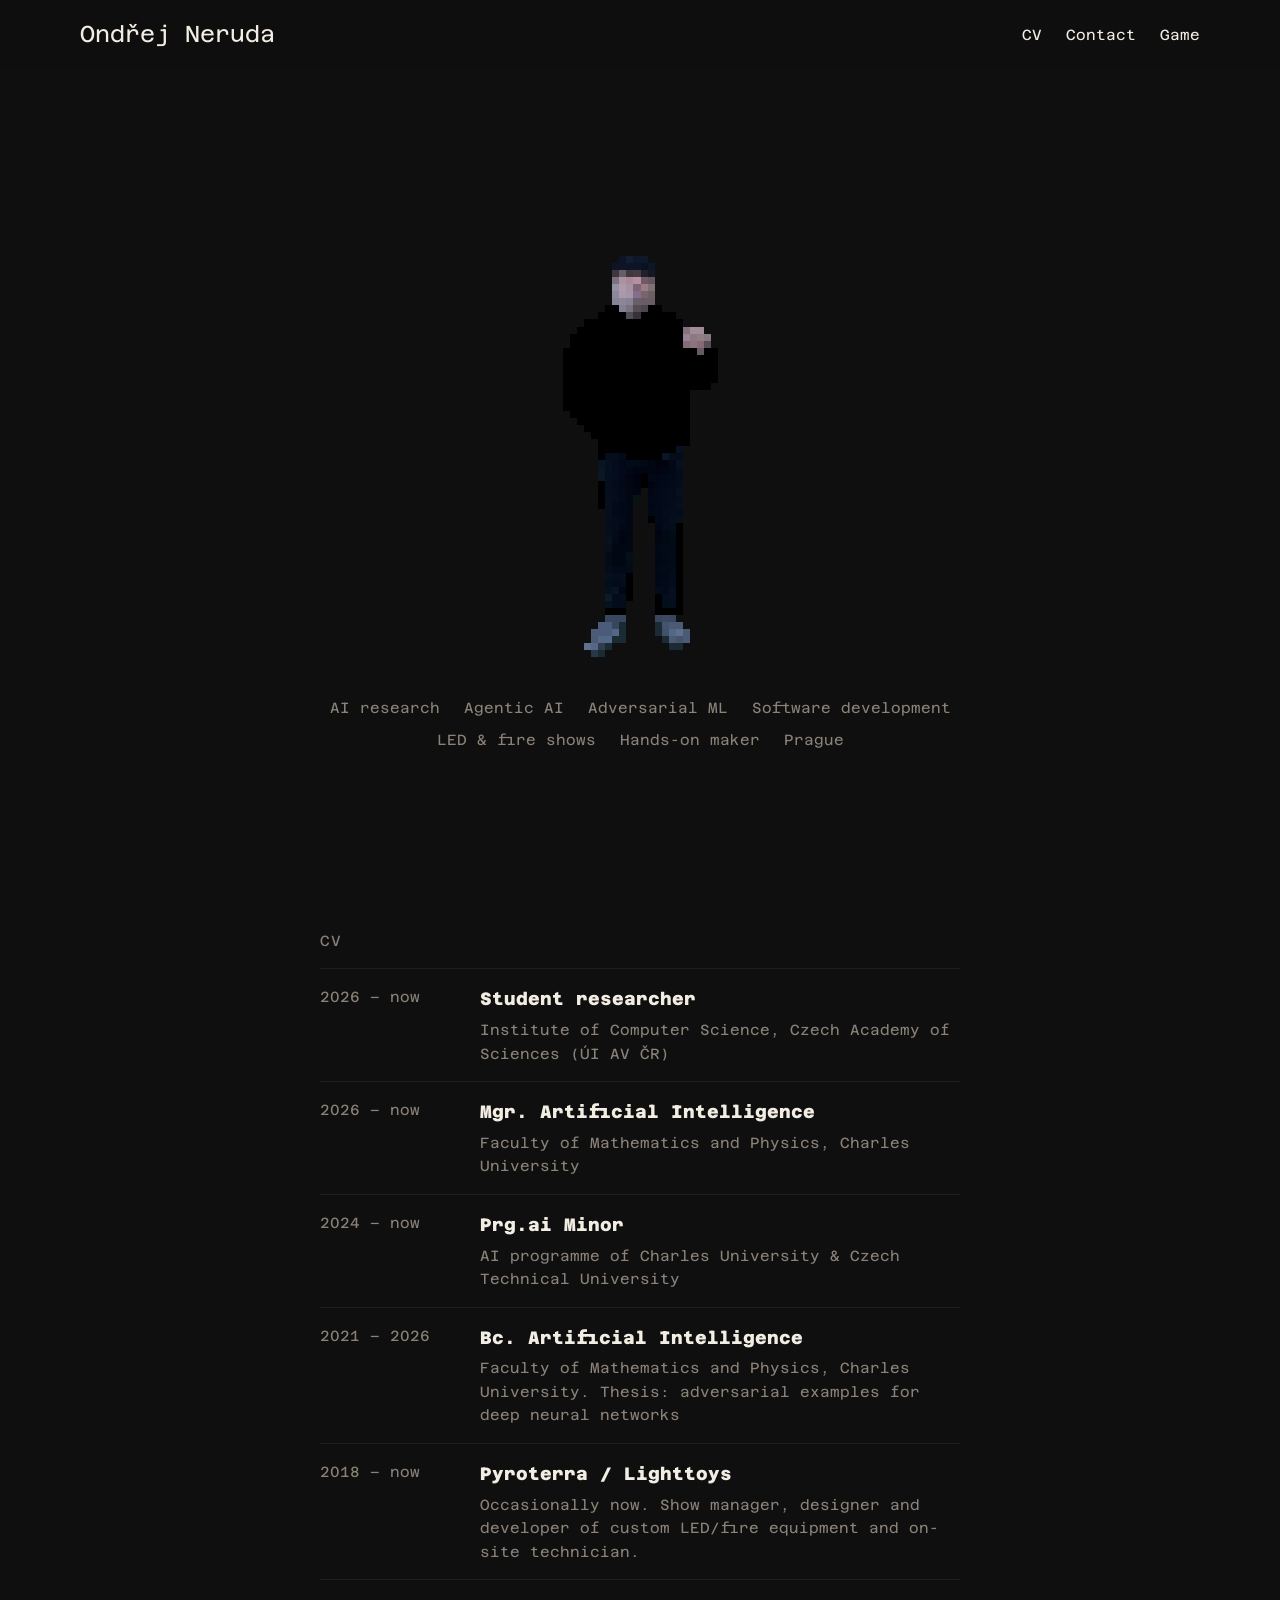
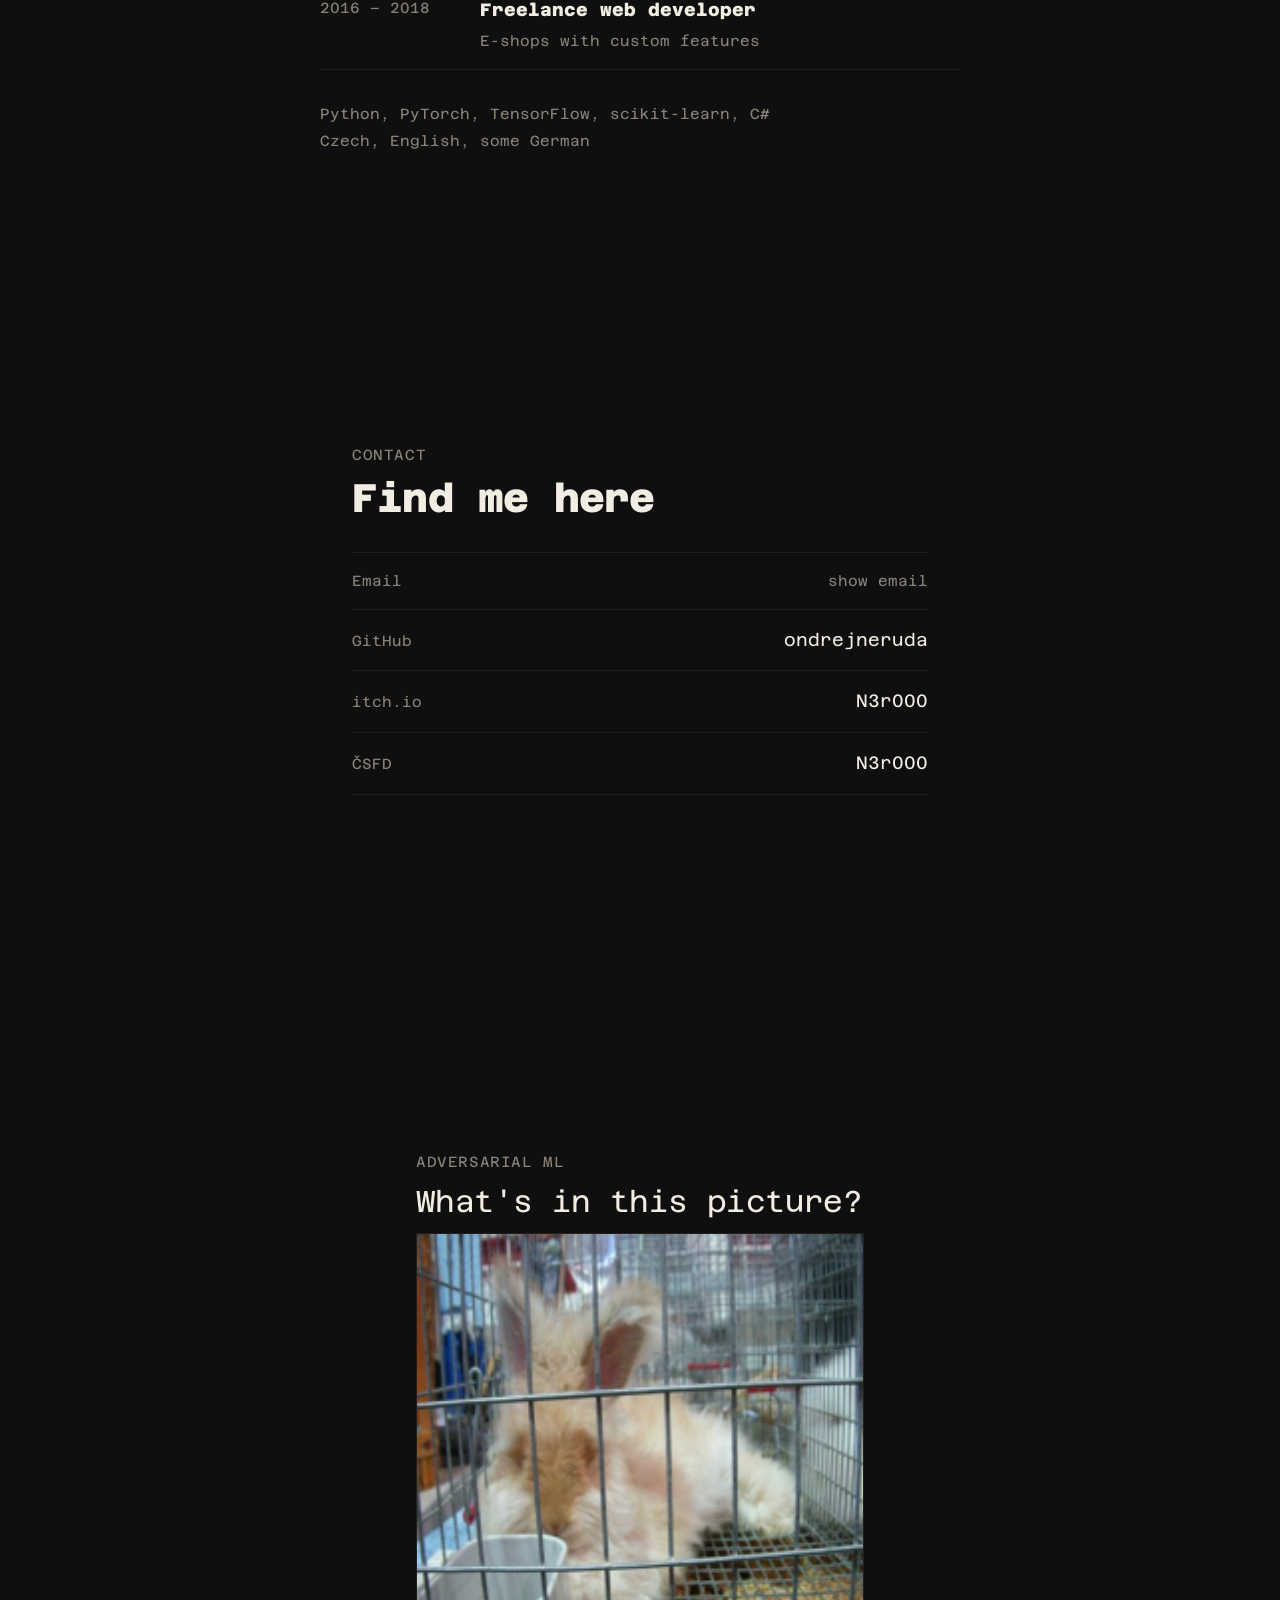
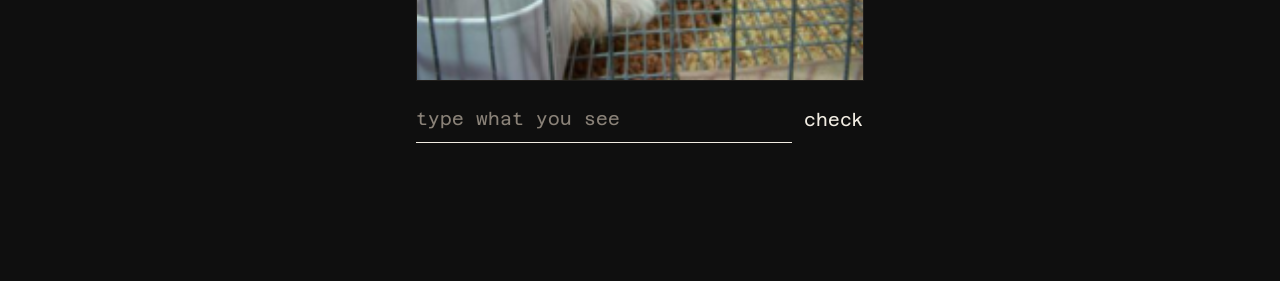
<file: index.html>
<!doctype html>
<html lang="en">
<head>
  <meta charset="utf-8">
  <meta name="viewport" content="width=device-width, initial-scale=1">
  <title>Ondřej Neruda</title>
  <meta name="description" content="Ondřej Neruda: AI research, agentic and adversarial AI, software development, LED & fire shows, hands-on making. Prague.">
  <!-- Link preview when the site is shared (Open Graph / social cards).
       The image is rendered from tools/og-image.html by tools/make-og-image.sh. -->
  <meta property="og:type" content="website">
  <meta property="og:url" content="https://ondrejneruda.github.io/">
  <meta property="og:title" content="Ondřej Neruda">
  <meta property="og:description" content="AI research, agentic and adversarial AI, software development, LED & fire shows, hands-on making. Prague.">
  <meta property="og:image" content="https://ondrejneruda.github.io/assets/og-image.png">
  <meta property="og:image:width" content="1200">
  <meta property="og:image:height" content="630">
  <meta property="og:image:alt" content="Pixel-art figure of Ondřej Neruda next to his name and keywords">
  <meta name="twitter:card" content="summary_large_image">
  <link rel="icon" href="assets/favicon.svg" type="image/svg+xml">
  <link rel="preconnect" href="https://fonts.googleapis.com">
  <link rel="preconnect" href="https://fonts.gstatic.com" crossorigin>
  <link rel="stylesheet" href="https://fonts.googleapis.com/css2?family=Azeret+Mono:wght@400;800&display=swap">
  <link rel="stylesheet" href="assets/css/tokens.css?v=202610180010">
  <link rel="stylesheet" href="assets/css/base.css?v=202610180010">
  <link rel="stylesheet" href="assets/css/components.css?v=202610180010">
  <link rel="stylesheet" href="assets/css/fool-the-net.css?v=202610180010">
</head>
<body>

  <header class="site-header">
    <div class="wrap">
      <a class="brand" href="#top">Ondřej Neruda</a>
      <!-- Phones: the links fold into a dropdown opened by this button (menu.js) -->
      <button class="menu-toggle" type="button" aria-expanded="false" aria-controls="site-nav">Menu</button>
      <nav class="nav" id="site-nav" aria-label="Main">
        <!-- Work stays hidden until it has content; then remove `hidden` and set href -->
        <a href="#" hidden>Work</a>
        <a href="#cv">CV</a>
        <a href="#contact">Contact</a>
        <a href="#game">Game</a>
      </nav>
    </div>
  </header>

  <main>

  <!-- Landing: spinning figure and keywords -->
  <div class="stage" id="top">
    <div class="stage__figure">
      <!-- Drop your image at assets/img/hero.png; the placeholder shows until then. -->
      <img class="spinner" data-sprite3d src="assets/img/hero.png" alt="Ondřej Neruda"
           onerror="this.onerror=null; this.src='assets/img/placeholder.svg';">
    </div>
    <ul class="keywords" aria-label="What I do">
      <li>AI research</li>
      <li>Agentic AI</li>
      <li>Adversarial ML</li>
      <li>Software development</li>
      <li>LED &amp; fire shows</li>
      <li>Hands-on maker</li>
      <li>Prague</li>
    </ul>
  </div>

  <!-- CV: compact timeline (the earlier intro text is in git history, commit "About: Pyroterra wording") -->
  <div class="page" id="cv">
    <section class="about" aria-label="CV">
      <p class="label">CV</p>
      <ol class="timeline">
        <li>
          <span class="timeline__when">2026 – now</span>
          <div><p class="timeline__what">Student researcher</p><p class="timeline__where">Institute of Computer Science, Czech Academy of Sciences (ÚI AV ČR)</p></div>
        </li>
        <li>
          <span class="timeline__when">2026 – now</span>
          <div><p class="timeline__what">Mgr. Artificial Intelligence</p><p class="timeline__where">Faculty of Mathematics and Physics, Charles University</p></div>
        </li>
        <li>
          <span class="timeline__when">2024 – now</span>
          <div><p class="timeline__what">Prg.ai Minor</p><p class="timeline__where">AI programme of Charles University &amp; Czech Technical University</p></div>
        </li>
        <li>
          <span class="timeline__when">2021 – 2026</span>
          <div><p class="timeline__what">Bc. Artificial Intelligence</p><p class="timeline__where">Faculty of Mathematics and Physics, Charles University. Thesis: adversarial examples for deep neural networks</p></div>
        </li>
        <li>
          <span class="timeline__when">2018 – now</span>
          <div><p class="timeline__what">Pyroterra / Lighttoys</p><p class="timeline__where">Occasionally now. Show manager, designer and developer of custom LED/fire equipment and on-site technician.</p></div>
        </li>
        <li>
          <span class="timeline__when">2016 – 2018</span>
          <div><p class="timeline__what">Freelance web developer</p><p class="timeline__where">E-shops with custom features</p></div>
        </li>
      </ol>

      <ul class="about__facts">
        <li>Python, PyTorch, TensorFlow, scikit-learn, C#</li>
        <li>Czech, English, some German</li>
      </ul>
    </section>
  </div>

  <!-- Contact: one row per platform -->
  <div class="page" id="contact">
    <section class="contact" aria-labelledby="contact-title">
      <p class="label">Contact</p>
      <h2 class="contact__title" id="contact-title">Find me here</h2>
      <!-- One row per platform. To add one, copy a <li> and change the name and link. -->
      <ul class="contact__list">
        <li>
          <span class="contact__name">Email</span>
          <!-- The address is not written here in plain form, so spam bots scanning
               the page can't harvest it. contact.js decodes it when "show" is clicked. -->
          <span class="contact__value" data-email="moc.liamg#aduren.jerdno">
            <button class="contact__copy contact__reveal" type="button">show email</button>
          </span>
        </li>
        <li>
          <span class="contact__name">GitHub</span>
          <a class="contact__link" href="https://github.com/ondrejneruda" target="_blank" rel="noopener">ondrejneruda</a>
        </li>
        <li>
          <span class="contact__name">itch.io</span>
          <a class="contact__link" href="https://n3r000.itch.io" target="_blank" rel="noopener">N3r000</a>
        </li>
        <li>
          <span class="contact__name">ČSFD</span>
          <a class="contact__link" href="https://www.csfd.cz/uzivatel/1016516-n3r000/prehled/" target="_blank" rel="noopener">N3r000</a>
        </li>
      </ul>
    </section>
  </div>

  <!-- Game: one adversarial example from my thesis per visit -->
  <div class="page" id="game">
    <section class="game" id="fool-the-net" aria-labelledby="ftn-title">
      <p class="label">Adversarial ML</p>
      <div class="ftn" data-fool-the-net data-img-base="assets/img/adversarial/">
        <h2 class="ftn__title" id="ftn-title">What's in this picture?</h2>
        <div class="ftn__frame"><img class="ftn__img" alt="A photo. Type what you see in it." width="224" height="224" loading="lazy"></div>
        <form class="ftn__form" autocomplete="off">
          <input class="ftn__input" type="text" placeholder="type what you see" aria-label="What's in this picture?" autocapitalize="off" enterkeyhint="go" required>
          <button class="ftn__btn" type="submit">check</button>
        </form>
        <div class="ftn__reveal" hidden aria-live="polite">
          <p class="ftn__verdict"></p>
          <p class="ftn__model"></p>
          <p class="ftn__why"></p>
        </div>
      </div>
    </section>
  </div>

  </main>

  <script src="assets/js/sprite3d.js?v=202610180010" defer></script>
  <script src="assets/js/menu.js?v=202610180010" defer></script>
  <script src="assets/js/fool-the-net.js?v=202610180010" defer></script>
  <script src="assets/js/contact.js?v=202610180010" defer></script>

</body>
</html>
</file>
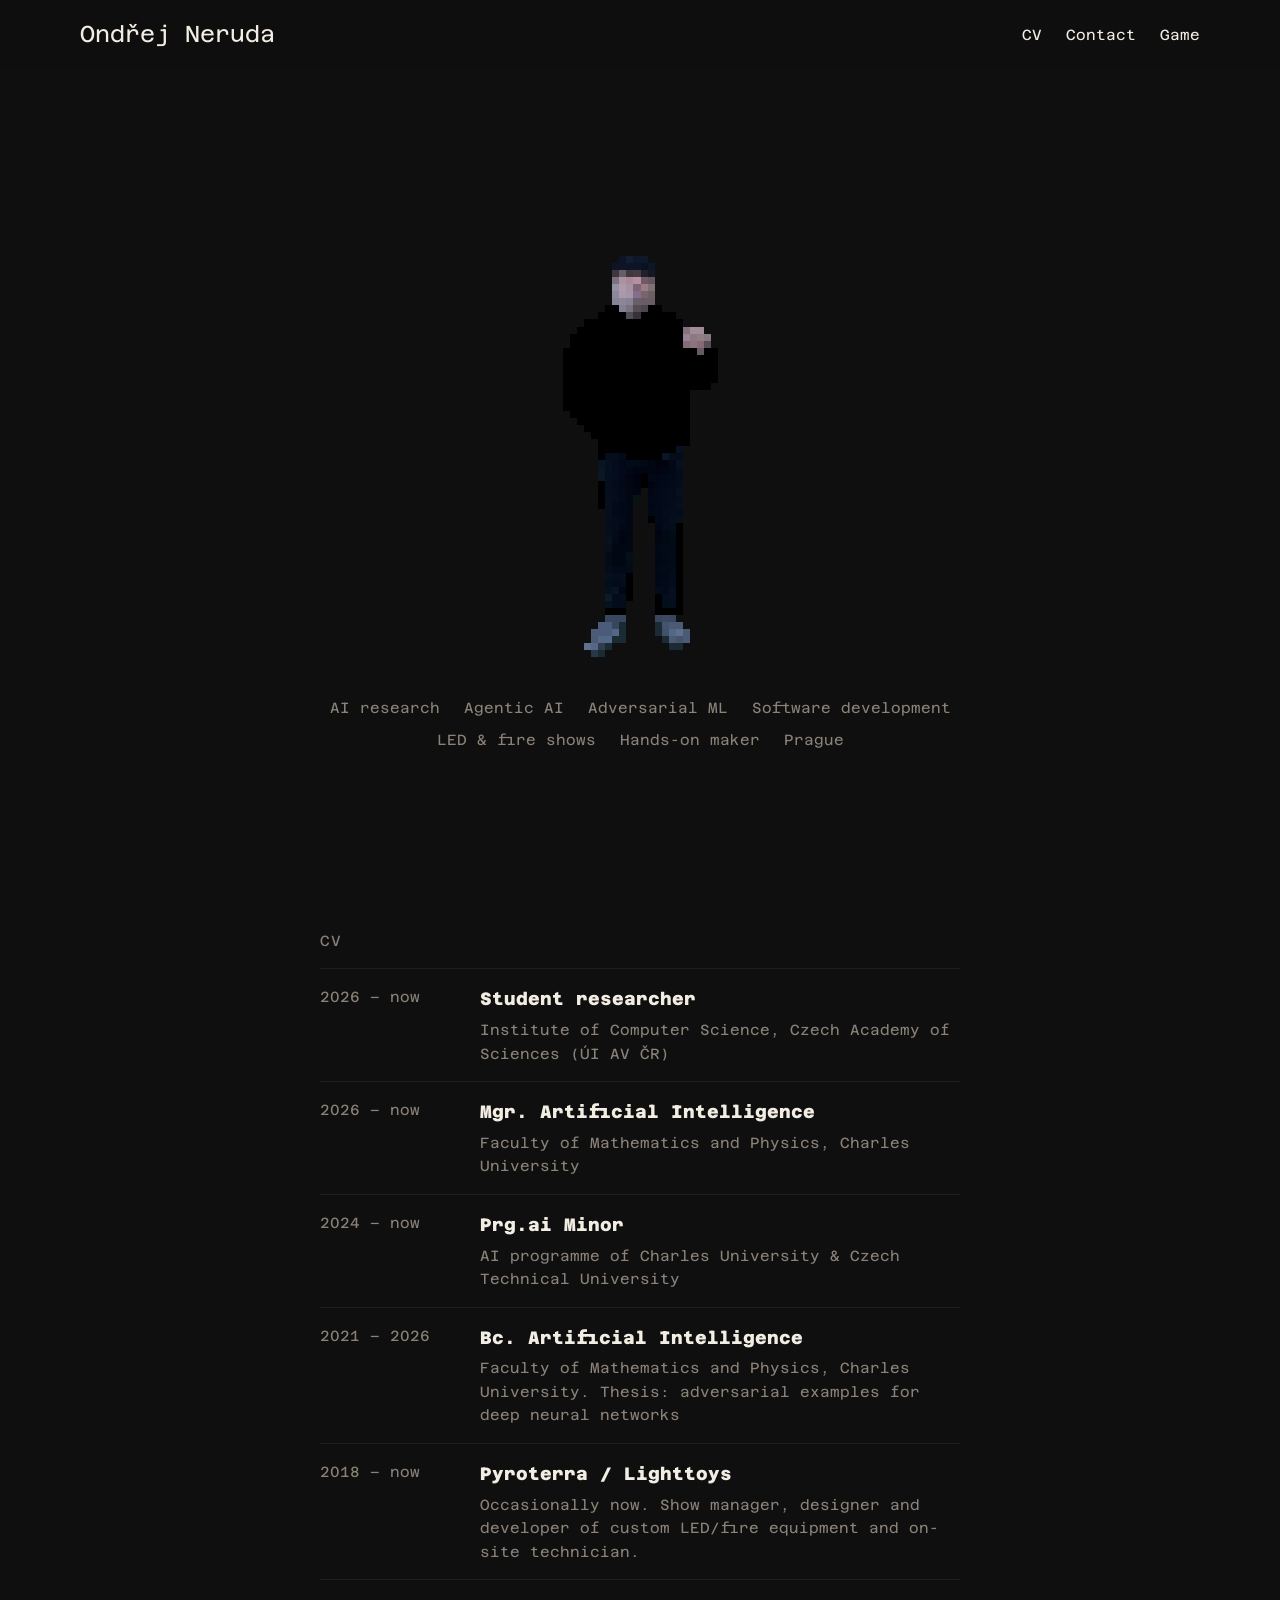
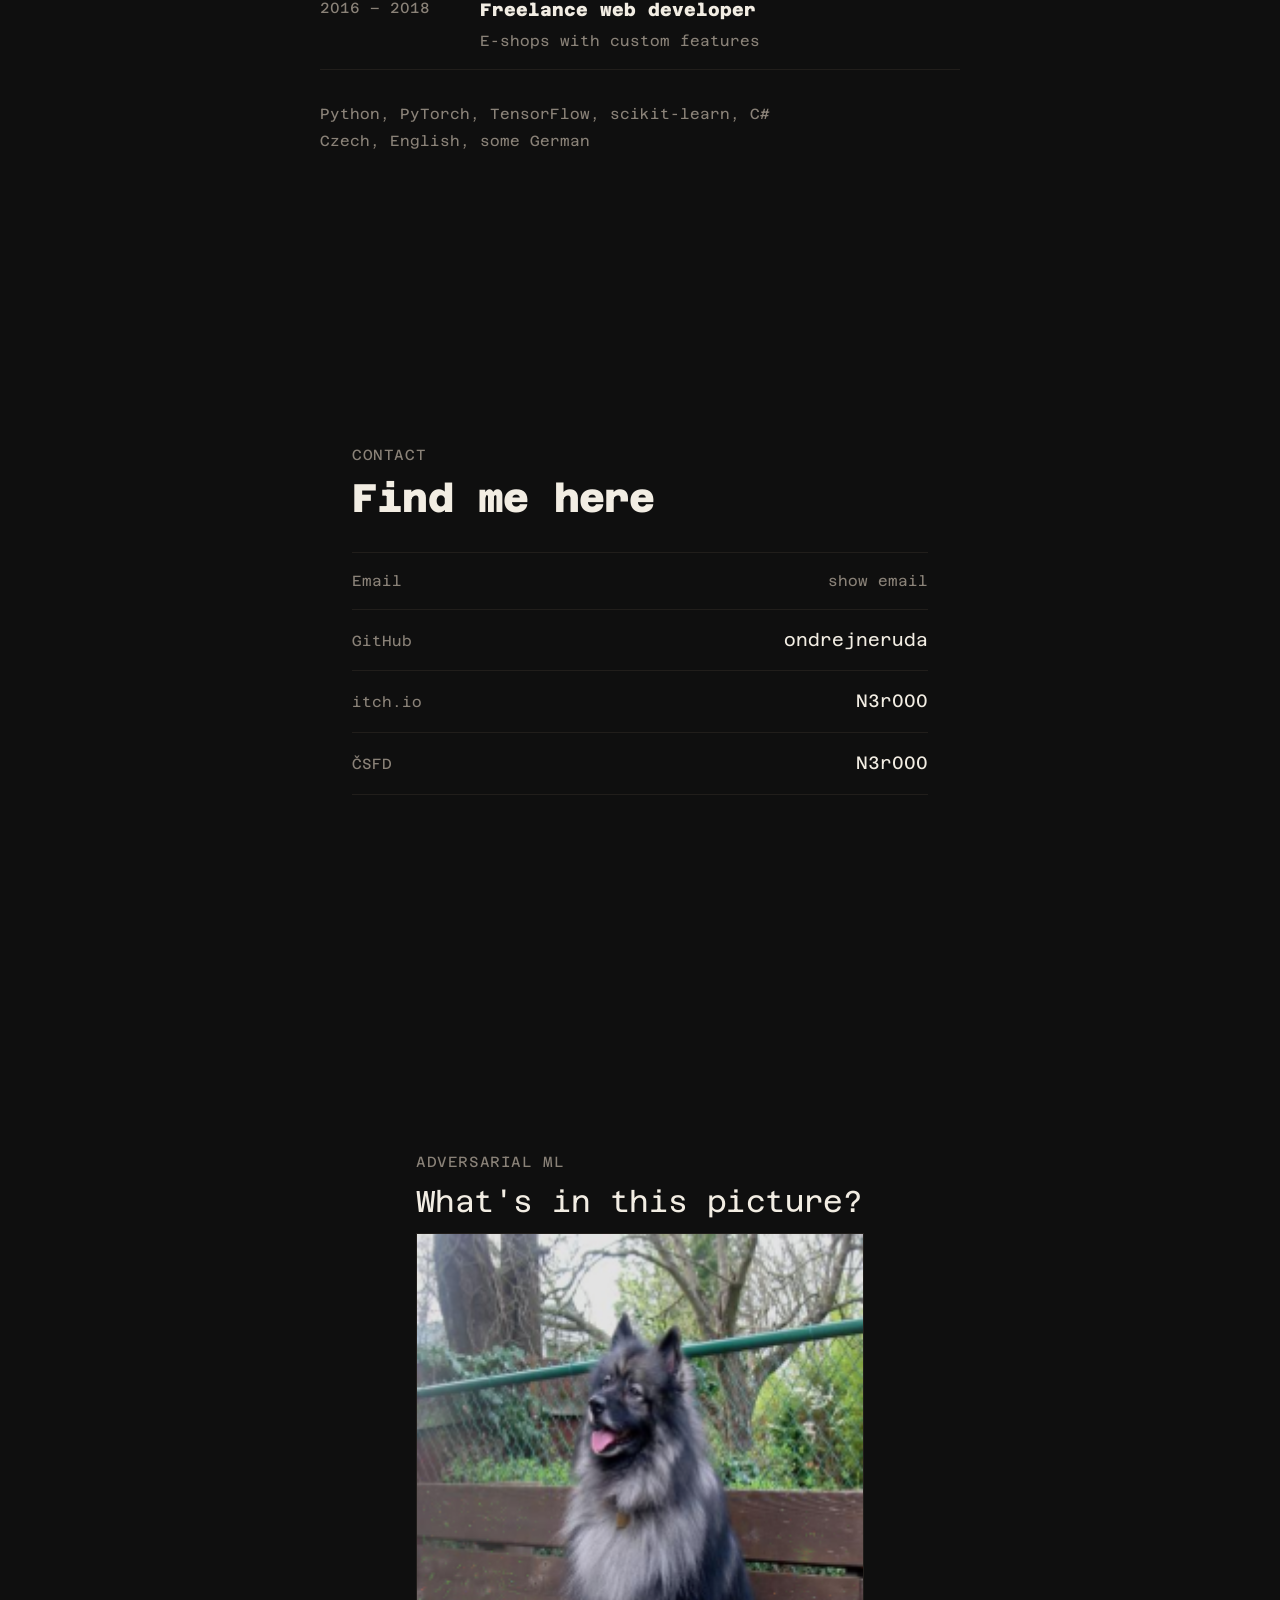
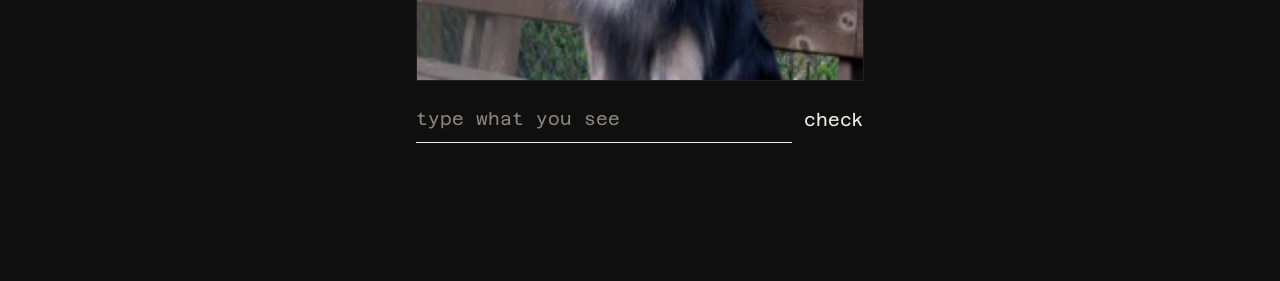
<file: contact.html>
<!doctype html>
<html lang="en">
<head>
  <meta charset="utf-8">
  <title>Ondřej Neruda</title>
  <!-- Contact now lives on the main page; this keeps old links working. -->
  <meta http-equiv="refresh" content="0; url=./#contact">
  <link rel="canonical" href="https://ondrejneruda.github.io/#contact">
  <script>location.replace("./#contact");</script>
</head>
<body>
  <p><a href="./#contact">Contact has moved to the main page.</a></p>
</body>
</html>
</file>
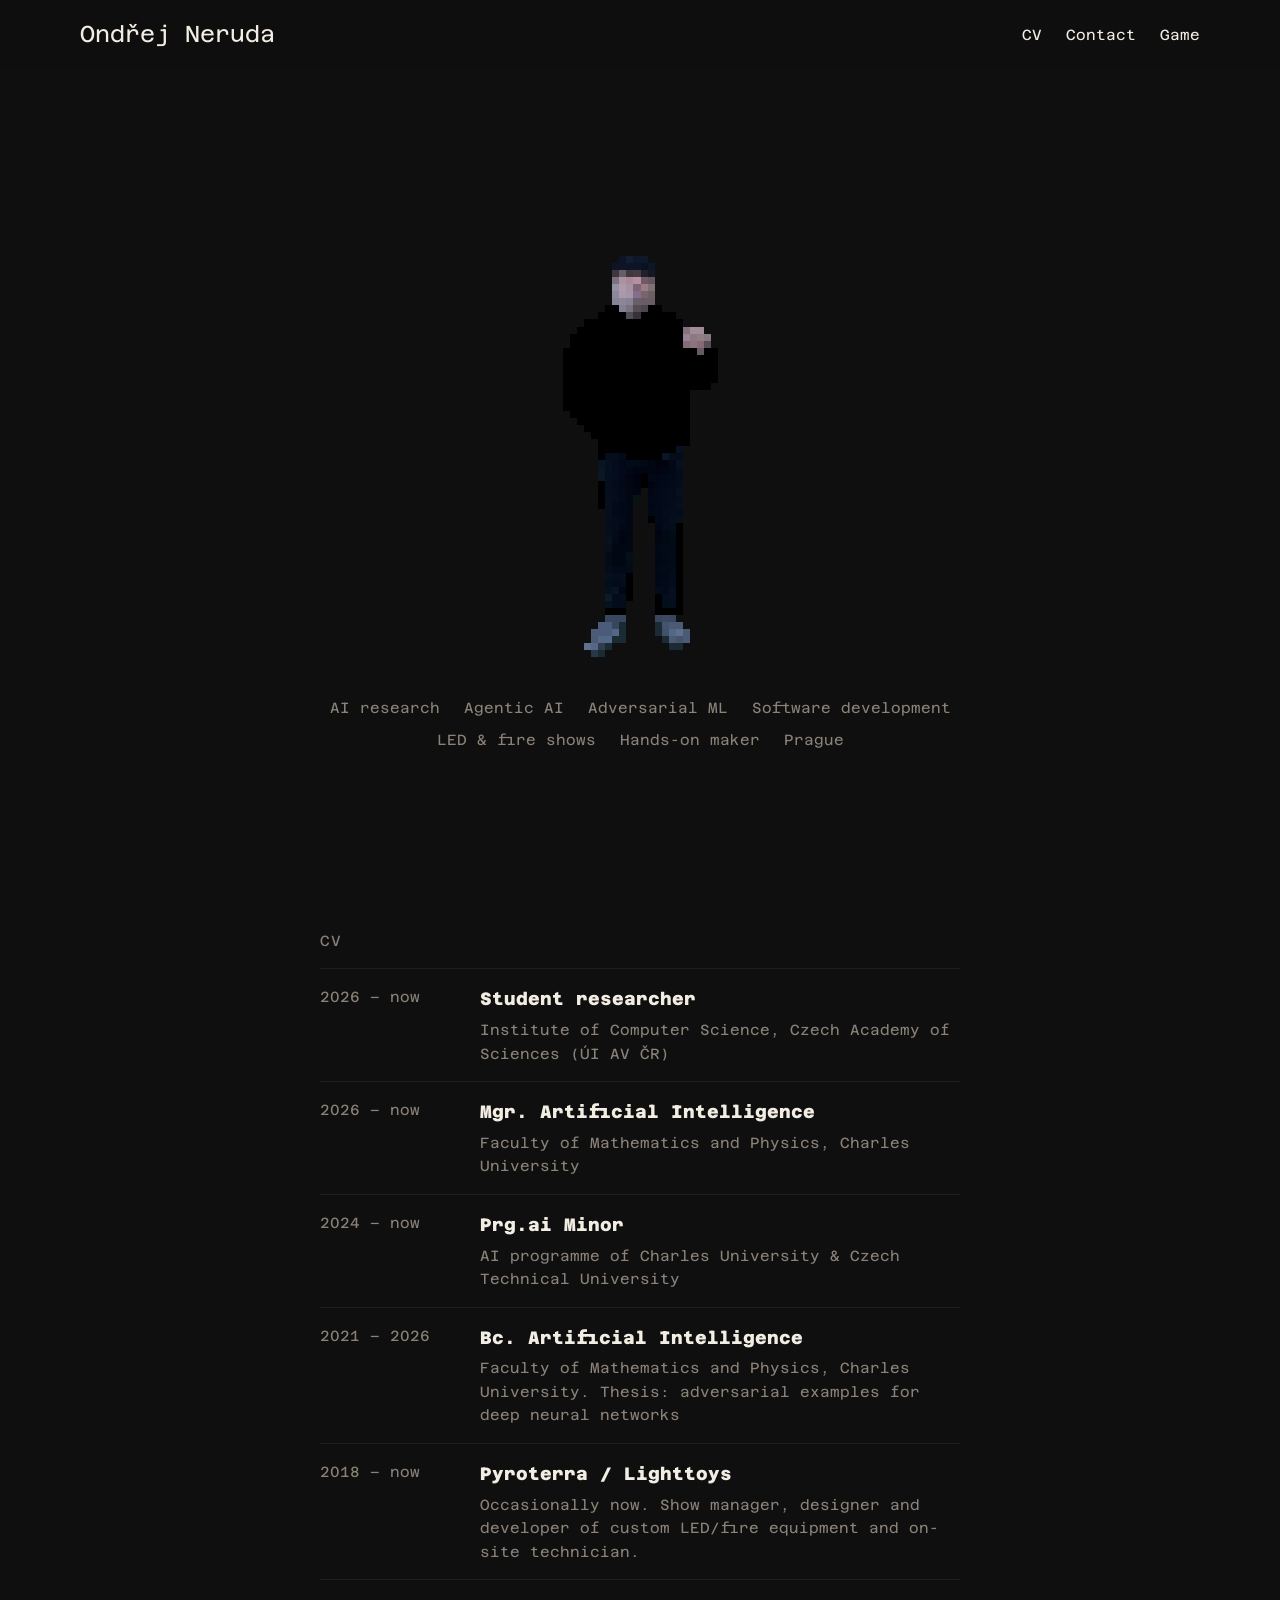
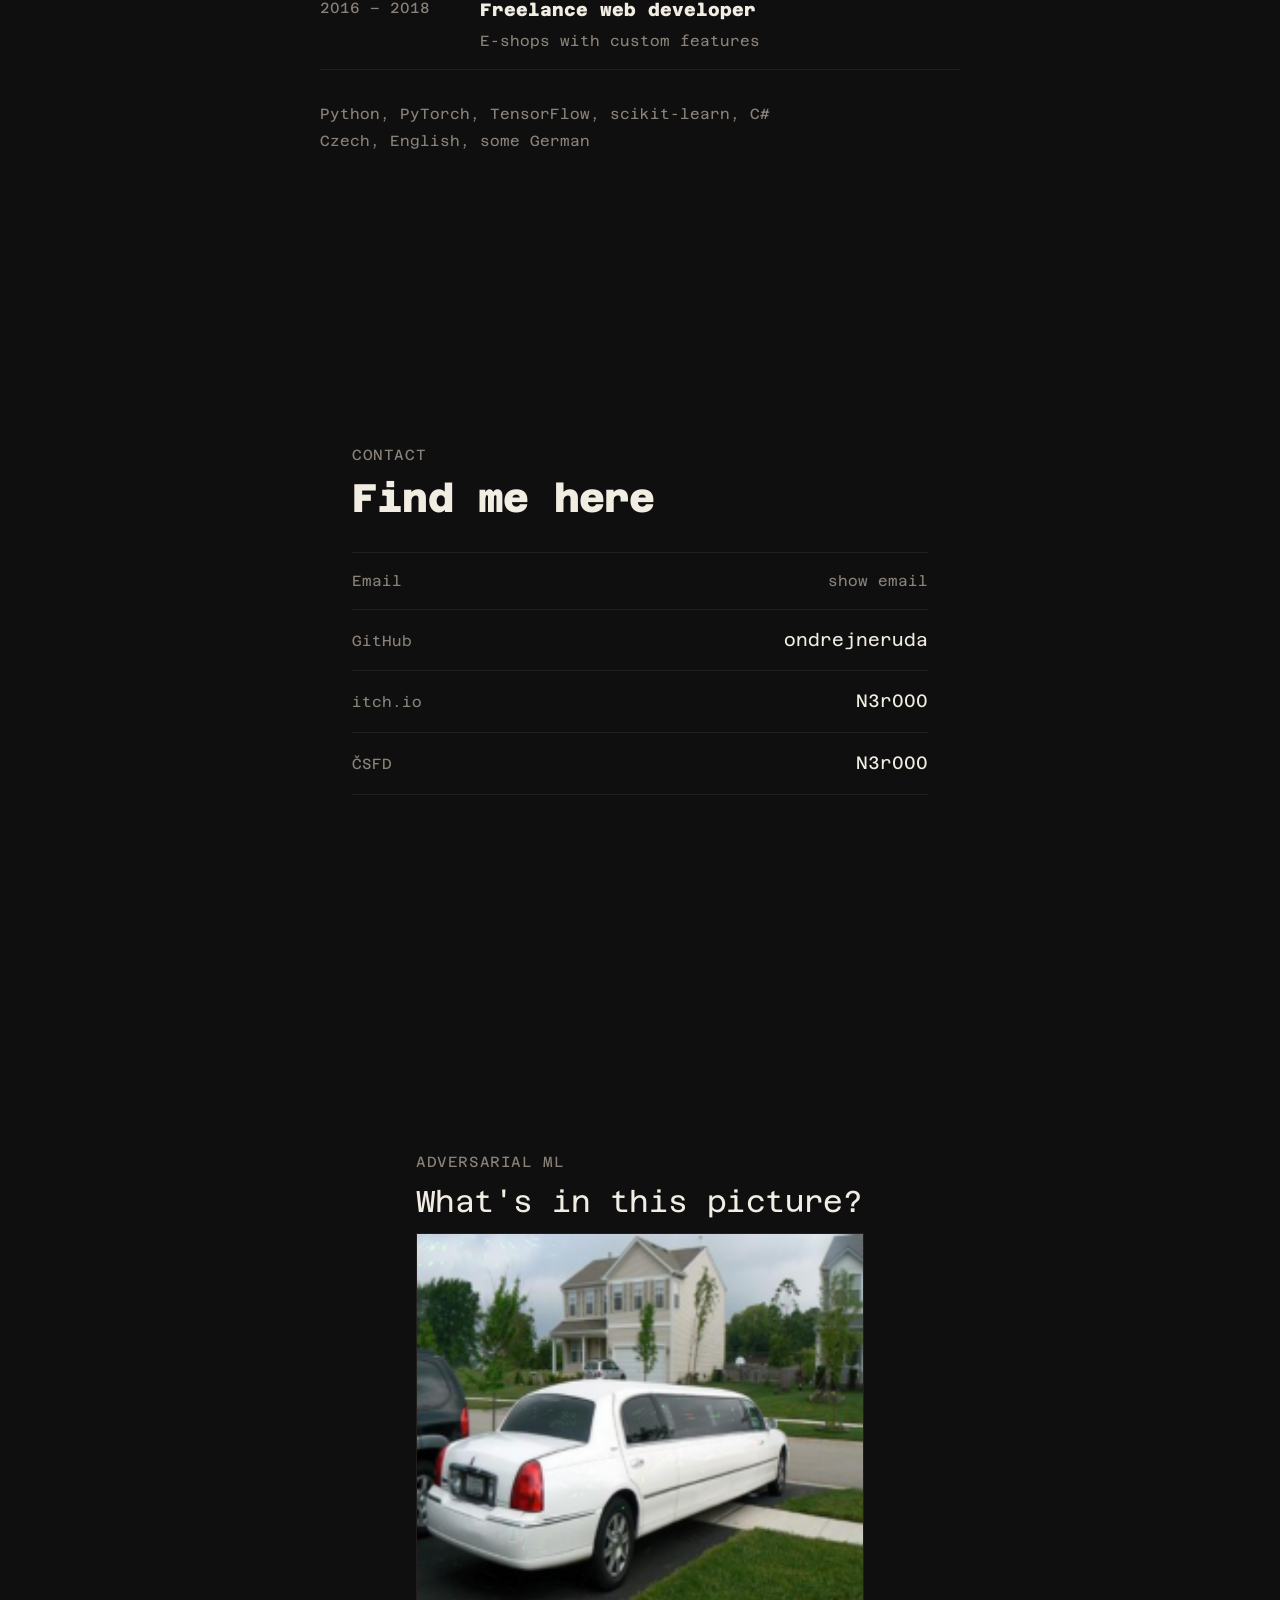
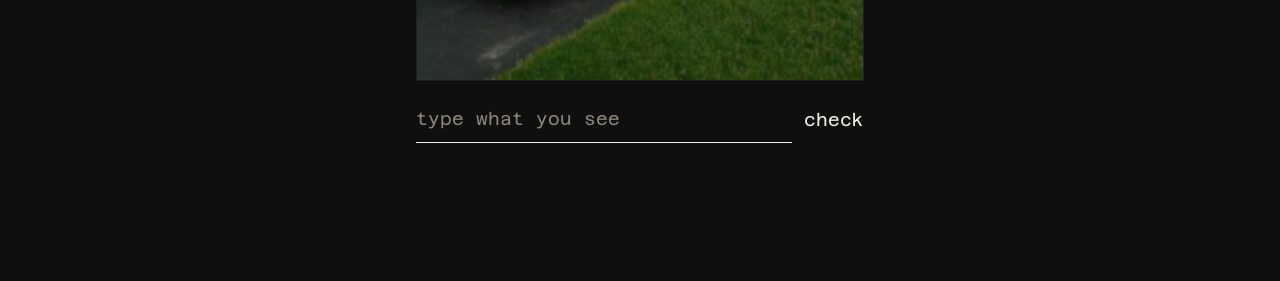
<file: game.html>
<!doctype html>
<html lang="en">
<head>
  <meta charset="utf-8">
  <title>Ondřej Neruda</title>
  <!-- The game now lives on the main page; this keeps old links working. -->
  <meta http-equiv="refresh" content="0; url=./#game">
  <link rel="canonical" href="https://ondrejneruda.github.io/#game">
  <script>location.replace("./#game");</script>
</head>
<body>
  <p><a href="./#game">The game has moved to the main page.</a></p>
</body>
</html>
</file>
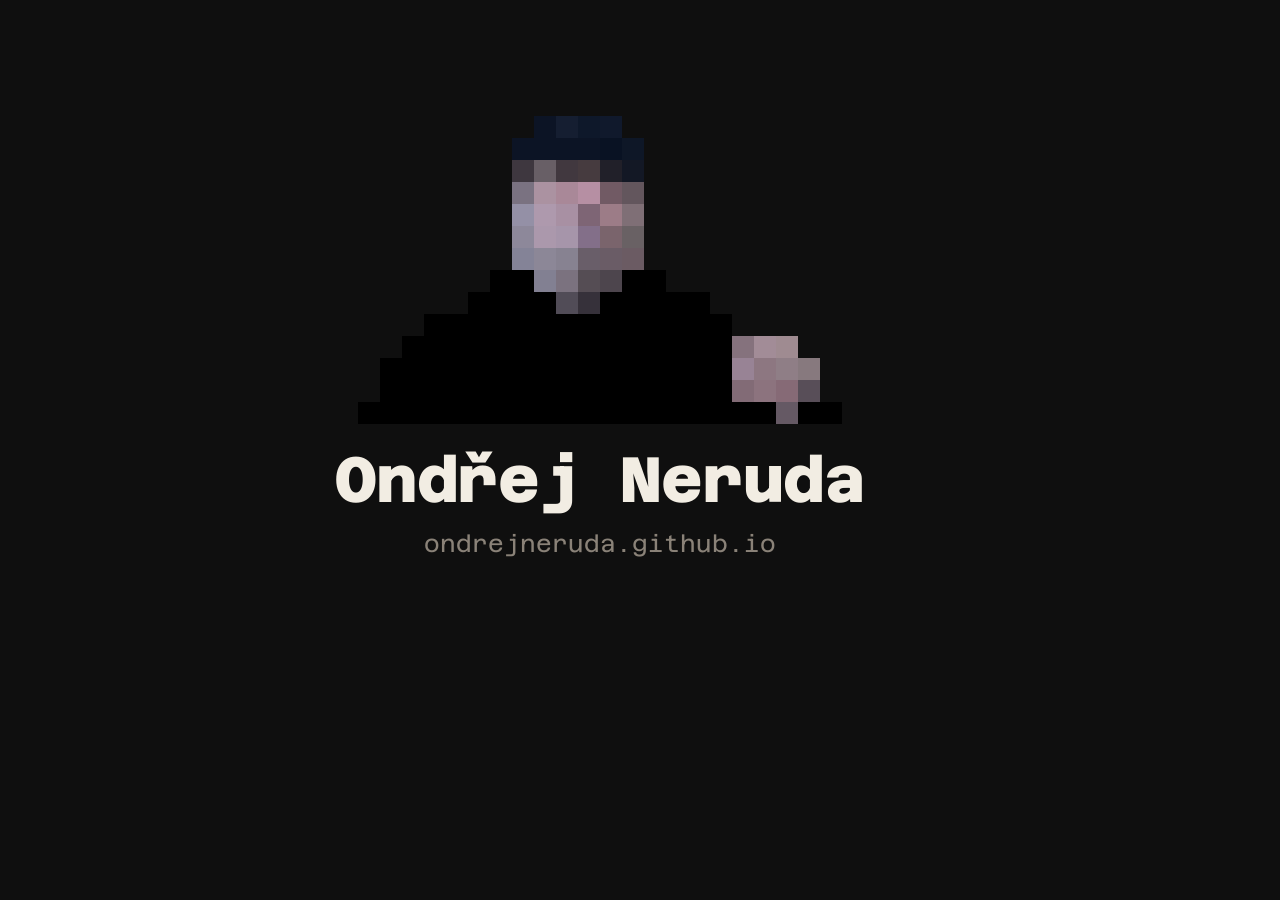
<file: tools/og-image.html>
<!doctype html>
<!-- Source for assets/og-image.png, the preview image shown when the link is shared.
     Regenerate with tools/make-og-image.sh after changing this file. -->
<html lang="en">
<head>
<meta charset="utf-8">
<link rel="stylesheet" href="https://fonts.googleapis.com/css2?family=Azeret+Mono:wght@400;800&display=swap">
<link rel="stylesheet" href="../assets/css/tokens.css">
<style>
  html, body { margin: 0; width: 1200px; height: 630px; overflow: hidden; }
  /* Centred layout, so apps that crop the preview to a square still show the face. */
  body {
    background: var(--bg);
    color: var(--text);
    font-family: var(--font-mono);
    display: flex;
    flex-direction: column;
    align-items: center;
    justify-content: center;
  }
  /* Head-and-shoulders crop of the 32×64 sprite: rows 4–20, columns 4–28, 22× scale. */
  .portrait {
    --px: 22px;
    width: calc(24 * var(--px));
    height: calc(16 * var(--px));
    overflow: hidden;
  }
  .portrait img {
    width: calc(32 * var(--px)); height: calc(64 * var(--px));
    margin: calc(-4 * var(--px)) 0 0 calc(-4 * var(--px));
    image-rendering: pixelated; display: block;
  }
  h1 { margin: 24px 0 0; font-size: 64px; font-weight: 800; letter-spacing: -0.02em; line-height: 1; }
  .url { margin: 18px 0 0; font-size: 24px; color: var(--text-muted); }
</style>
</head>
<body>
  <div class="portrait"><img src="../assets/img/hero.png" alt=""></div>
  <h1>Ondřej Neruda</h1>
  <p class="url">ondrejneruda.github.io</p>
</body>
</html>
</file>
<file: assets/css/tokens.css>
/* ==========================================================================
   Design tokens — the single place to customise the whole site.
   Every page and component reads from these variables; change a value
   here and it propagates everywhere.
   ========================================================================== */

:root {
  /* --- Type families ----------------------------------------------------- */
  /* One typeface for the whole site: Azeret Mono. */
  --font-mono: "Azeret Mono", ui-monospace, "SF Mono", Menlo, monospace;
  --font-display: var(--font-mono);
  --font-body: var(--font-mono);

  /* --- Font weights (only the weights loaded in index.html are available) */
  --weight-regular: 400;
  --weight-bold: 800;

  /* --- Type scale (fluid, min → max between 360px and 1280px) ------------ */
  --step--1: clamp(0.83rem, 0.80rem + 0.15vw, 0.92rem);
  --step-0:  clamp(1.00rem, 0.96rem + 0.20vw, 1.13rem);
  --step-1:  clamp(1.20rem, 1.12rem + 0.40vw, 1.45rem);
  --step-2:  clamp(1.44rem, 1.28rem + 0.75vw, 1.90rem);
  --step-3:  clamp(1.73rem, 1.45rem + 1.30vw, 2.60rem);
  --step-4:  clamp(2.30rem, 1.70rem + 2.80vw, 4.20rem);
  --step-5:  clamp(3.00rem, 1.90rem + 5.20vw, 7.00rem);

  /* --- Spacing (8px rhythm) ---------------------------------------------- */
  --space-1: 0.25rem;
  --space-2: 0.5rem;
  --space-3: 0.75rem;
  --space-4: 1rem;
  --space-5: 1.5rem;
  --space-6: 2rem;
  --space-7: 3rem;
  --space-8: 4.5rem;
  --space-9: 7rem;

  /* --- Layout ------------------------------------------------------------ */
  --measure: 62ch;            /* comfortable reading width */
  --page-max: 76rem;          /* outer content width */
  --gutter: clamp(1rem, 4vw, 3rem);
  --radius-s: 4px;
  --radius-m: 10px;
  --radius-l: 22px;

  /* --- Motion ------------------------------------------------------------ */
  --ease-out: cubic-bezier(0.2, 0.7, 0.2, 1);
  --dur-fast: 140ms;
  --dur-med: 320ms;

  /* --- Palette: raw values ("stage" = dark, "paper" = light) ------------- */
  --ink-950: #0d0c0b;
  --ink-900: #161412;
  --ink-800: #211e1b;
  --ink-600: #4a453f;
  --ink-400: #8a8278;
  --paper-50:  #faf7f1;
  --paper-100: #f2ede3;
  --paper-200: #e4ddcf;
  --amber-400: #ffb43a;       /* warm LED — primary accent */
  --amber-600: #c47a00;
  --cyan-300:  #6fe7dc;       /* cold LED — secondary accent */
  --cyan-700:  #0f7f76;

  /* --- Semantic colours ------------------------------------------------- */
  --bg: #0f0f0f;              /* very dark grey page background */
  --bg-raised: var(--ink-900);
  --text: var(--paper-100);
  --text-muted: var(--ink-400);
  --line: var(--ink-800);
  --accent: var(--amber-400);
  --accent-2: var(--cyan-300);
  --accent-glow: rgba(255, 180, 58, 0.35);
  --selection: rgba(242, 237, 227, 0.25);

  /* --- Spinning image ---------------------------------------------------- */
  --sprite-height: 50svh;     /* height of the spinning figure: half the screen */
  --spin-duration: 12s;       /* one full turn */
  --sprite-depth: 1;          /* thickness of the spinning figure, in image pixels */
  --spin-axis: 0, 1, 0;       /* 0, 1, 0 = turntable (around vertical axis); 0, 0, 1 = flat like a wheel */
}

/* Older browsers without svh units fall back to plain vh. */
@supports not (height: 1svh) {
  :root { --sprite-height: 50vh; }
}
</file>
<file: assets/css/base.css>
/* ==========================================================================
   Base — reset, typography and layout primitives. No colours or sizes are
   hard-coded here; everything comes from tokens.css.
   ========================================================================== */

*, *::before, *::after { box-sizing: border-box; }
* { margin: 0; }

html {
  color-scheme: dark;
  -webkit-text-size-adjust: 100%;
  -webkit-tap-highlight-color: transparent; /* no grey flash when tapping links on phones */
  scroll-behavior: smooth;
}

body {
  min-height: 100vh;
  background: var(--bg);
  color: var(--text);
  font-family: var(--font-body);
  font-size: var(--step-0);
  line-height: 1.6;
  -webkit-font-smoothing: antialiased;
  transition: background var(--dur-med) var(--ease-out), color var(--dur-med) var(--ease-out);
}

img, svg, canvas { display: block; max-width: 100%; }
a { color: inherit; text-decoration-thickness: 1px; text-underline-offset: 0.2em; }
::selection { background: var(--selection); }
:focus-visible { outline: 1px solid var(--text-muted); outline-offset: 3px; border-radius: var(--radius-s); }

h1, h2, h3 {
  font-family: var(--font-display);
  font-weight: 400;
  line-height: 1.05;
  letter-spacing: -0.02em;
  font-variation-settings: "SOFT" 50, "WONK" 1;
}
h1 { font-size: var(--step-5); }
h2 { font-size: var(--step-4); }
h3 { font-size: var(--step-2); }
p  { max-width: var(--measure); }

/* --- Layout primitives --------------------------------------------------- */

/* Centred page column */
.wrap {
  width: 100%;
  max-width: var(--page-max);
  margin-inline: auto;
  padding-inline: var(--gutter);
}

/* Vertical rhythm: children spaced by --flow */
.flow > * + * { margin-top: var(--flow, var(--space-4)); }

/* Page section with a numbered label in the left rail */
.section {
  display: grid;
  grid-template-columns: minmax(8rem, 1fr) 4fr;
  gap: var(--space-6);
  padding-block: var(--space-9);
  border-top: 1px solid var(--line);
}
@media (max-width: 760px) {
  .section { grid-template-columns: 1fr; gap: var(--space-4); padding-block: var(--space-8); }
}

.visually-hidden {
  position: absolute; width: 1px; height: 1px; overflow: hidden;
  clip: rect(0 0 0 0); white-space: nowrap;
}

@media (prefers-reduced-motion: reduce) {
  html { scroll-behavior: auto; }
  *, *::before, *::after { transition: none !important; animation: none !important; }
}

/* Keep anchored sections clear of the sticky header */
[id] { scroll-margin-top: 5rem; }
[hidden] { display: none !important; }
</file>
<file: assets/css/components.css>
/* ==========================================================================
   Components — reusable building blocks for every page.
   ========================================================================== */

/* --- Label: small mono caption, used for section numbers and meta -------- */
.label {
  font-family: var(--font-mono);
  font-size: var(--step--1);
  letter-spacing: 0.04em;
  text-transform: uppercase;
  color: var(--text-muted);
}

/* --- Site header ---------------------------------------------------------- */
.site-header {
  position: sticky; top: 0; z-index: 10;
  backdrop-filter: blur(10px);
  background: color-mix(in srgb, var(--bg) 78%, transparent);
}
.site-header .wrap {
  display: flex; align-items: center; justify-content: space-between;
  gap: var(--space-4);
  padding-block: var(--space-4);
}
.brand {
  font-family: var(--font-mono);
  font-size: var(--step-1);
  font-weight: var(--weight-regular);
  text-decoration: none;
  white-space: nowrap;
}
.nav { display: flex; align-items: center; gap: var(--space-5); }
/* The name and links in the top bar go from regular to bold on hover. The font is
   monospaced, so bold letters are exactly as wide and nothing shifts. */
.nav a {
  text-decoration: none;
  font-family: var(--font-mono);
  font-size: var(--step--1);
  font-weight: var(--weight-regular);
  transition: font-weight var(--dur-fast) var(--ease-out);
}
/* Hover on desktop; on touch screens :active makes it bold while the
   finger is down. The link for the current page stays bold. */
.brand:hover,
.brand:focus-visible,
.brand:active,
.nav a:hover,
.nav a:focus-visible,
.nav a:active,
.nav a[aria-current="page"] {
  font-weight: var(--weight-bold);
  color: var(--text);
}
/* --- Menu button: only on phones, opens the links as a dropdown ------- */
.menu-toggle {
  display: none;
  padding: var(--space-2) 0 var(--space-2) var(--space-4);
  border: 0;
  background: none;
  color: var(--text);
  font: inherit;
  font-family: var(--font-mono);
  font-size: var(--step--1);
  font-weight: var(--weight-regular);
  cursor: pointer;
}
.menu-toggle:hover,
.menu-toggle:active,
.menu-toggle[aria-expanded="true"] { font-weight: var(--weight-bold); }

@media (max-width: 560px) {
  .menu-toggle { display: block; }

  /* The links drop down under the top bar as a right-aligned list. */
  .nav {
    position: absolute;
    top: 100%;
    left: 0;
    right: 0;
    flex-direction: column;
    align-items: flex-end;
    gap: 0;
    padding: var(--space-2) var(--gutter) var(--space-4);
    background: var(--bg);
    border-bottom: 1px solid var(--line);
    visibility: hidden;
    opacity: 0;
    transform: translateY(-0.5rem);
    transition: opacity var(--dur-fast) var(--ease-out),
                transform var(--dur-fast) var(--ease-out),
                visibility 0s linear var(--dur-fast);
  }
  .nav.is-open {
    visibility: visible;
    opacity: 1;
    transform: none;
    transition-delay: 0s;
  }
  .nav a {
    padding-block: var(--space-3);   /* comfortable tap targets */
    font-size: var(--step-1);
  }
}

/* --- Stage: full-height black area that centres its content ------------ */
.stage {
  min-height: calc(100vh - 4.5rem);   /* viewport minus the top bar */
  min-height: calc(100svh - 4.5rem);
  display: grid;
  place-items: center;
  align-content: center;
  gap: var(--space-6);
  padding: var(--gutter);
}
.stage__figure { position: relative; display: grid; place-items: center; }

/* --- Keywords: short descriptors under the figure ----------------------- */
.keywords {
  display: flex;
  flex-wrap: wrap;
  justify-content: center;
  gap: var(--space-2) var(--space-5);
  max-width: 48rem;
  padding: 0;
  list-style: none;
  font-family: var(--font-mono);
  font-size: var(--step--1);
  color: var(--text-muted);
  text-align: center;
}
.keywords li { white-space: nowrap; }
@media (max-width: 560px) {
  .keywords { gap: var(--space-1) var(--space-4); }
}

/* --- Spinner: an image that rotates continuously ------------------------ */
.spinner {
  width: auto;
  height: var(--sprite-height);
  object-fit: contain;
  image-rendering: pixelated;   /* keeps small pixel-art crisp when scaled up */
  animation: spin var(--spin-duration) linear infinite;
}
@keyframes spin {
  from { transform: rotate3d(var(--spin-axis), 0turn); }
  to   { transform: rotate3d(var(--spin-axis), 1turn); }
}

/* Respect visitors who ask for less motion: show the image still. */
@media (prefers-reduced-motion: reduce) {
  .spinner { animation: none; }
}

/* --- Sprite 3D: pixel image with one pixel of thickness (sprite3d.js) --- */
.stage { perspective: 2400px; }
.sprite3d {
  position: relative;
  transform-style: preserve-3d;
}
.sprite3d__face {
  position: absolute;
  backface-visibility: hidden;
}
.sprite3d__face--image {
  inset: 0;
  width: 100%;
  height: 100%;
  image-rendering: pixelated;
}
/* The original <img> stays in the layout (invisible) so CSS keeps sizing it. */
.sprite3d__source {
  position: absolute;
  visibility: hidden;
  animation: none;
}

/* --- Page: content pages under the top bar (e.g. game.html) ------------- */
.page {
  min-height: calc(100vh - 4.5rem);
  min-height: calc(100svh - 4.5rem);
  display: grid;
  place-items: center;
  padding: var(--space-6) var(--gutter) var(--space-8);
}
.game { width: 100%; max-width: 28rem; }
.game > .label { margin-bottom: var(--space-3); }

/* --- Contact page: one row per platform ---------------------------------- */
.contact { width: 100%; max-width: 36rem; }
.contact > .label { margin-bottom: var(--space-3); }
.contact__title { font-size: var(--step-3); font-weight: var(--weight-bold); }
.contact__list { list-style: none; padding: 0; margin-top: var(--space-6); }
.contact__list li {
  display: flex;
  flex-wrap: wrap;
  align-items: baseline;
  justify-content: space-between;
  gap: var(--space-1) var(--space-5);
  padding-block: var(--space-4);
  border-bottom: 1px solid var(--line);
}
.contact__list li:first-child { border-top: 1px solid var(--line); }
.contact__name { font-size: var(--step--1); color: var(--text-muted); }
.contact__value { display: inline-flex; align-items: baseline; gap: var(--space-4); min-width: 0; }
.contact__email { overflow-wrap: anywhere; }

/* Links and the copy button: regular, bold on hover / focus / tap, like the nav */
.contact__link,
.contact__copy {
  font: inherit;
  font-weight: var(--weight-regular);
  color: var(--text);
  background: none;
  border: 0;
  padding: 0;
  text-decoration: none;
  cursor: pointer;
  overflow-wrap: anywhere;
}
.contact__copy { font-size: var(--step--1); color: var(--text-muted); }
.contact__link:hover, .contact__link:focus-visible, .contact__link:active,
.contact__copy:hover, .contact__copy:focus-visible, .contact__copy:active { font-weight: var(--weight-bold); color: var(--text); }

/* Phones: name above value */
@media (max-width: 560px) {
  .contact__list li { flex-direction: column; align-items: flex-start; }
}

/* --- About: intro text and CV timeline ------------------------------------ */
.about { width: 100%; max-width: 40rem; }
.about > .label { margin-bottom: var(--space-3); }
.about__title { font-size: var(--step-3); font-weight: var(--weight-bold); }
.about__text { margin-top: var(--space-5); }
.about__text p + p { margin-top: var(--space-4); }

.timeline { list-style: none; padding: 0; margin-top: var(--space-7); }
.about > .label + .timeline { margin-top: var(--space-4); }
.timeline li {
  display: grid;
  grid-template-columns: 9rem 1fr;
  gap: var(--space-4);
  padding-block: var(--space-4);
  border-bottom: 1px solid var(--line);
}
.timeline li:first-child { border-top: 1px solid var(--line); }
.timeline__when, .timeline__where { font-size: var(--step--1); color: var(--text-muted); }
.timeline__what { font-weight: var(--weight-bold); }
.timeline__where { margin-top: var(--space-1); }

.about__facts {
  list-style: none;
  padding: 0;
  margin-top: var(--space-6);
  font-size: var(--step--1);
  color: var(--text-muted);
}
.about__facts li + li { margin-top: var(--space-1); }

/* Phones: dates above the entry */
@media (max-width: 560px) {
  .timeline li { grid-template-columns: 1fr; gap: var(--space-1); }
}
</file>
<file: assets/css/fool-the-net.css>
/* ==========================================================================
   "Fool the network" section: one adversarial example per page load.
   Reads everything from tokens.css.
   ========================================================================== */

.ftn { max-width: 28rem; }
.ftn > * + * { margin-top: var(--space-4); }

.ftn__title { font-size: var(--step-2); }

.ftn__frame {
  width: 100%;
  aspect-ratio: 1 / 1;
  background: #000;
  border: 1px solid var(--line);
}
.ftn__img { width: 100%; height: 100%; }

.ftn__form { display: flex; gap: var(--space-3); }
.ftn__input {
  flex: 1;
  min-width: 0;
  font: inherit;
  color: var(--text);
  background: transparent;
  border: 0;
  border-bottom: 1px solid var(--text);
  border-radius: 0;
  padding: var(--space-2) 0;
  outline: none;
}
.ftn__input::placeholder { color: var(--text-muted); }

/* Text-only buttons and links: regular, bold on hover/focus/tap like the nav */
.ftn__btn, .ftn__link {
  font: inherit;
  font-weight: var(--weight-regular);
  color: var(--text);
  background: none;
  border: 0;
  padding: var(--space-2) 0;
  cursor: pointer;
  text-decoration: none;
  transition: font-weight var(--dur-fast) var(--ease-out);
}
.ftn__btn:hover, .ftn__btn:focus-visible, .ftn__btn:active,
.ftn__link:hover, .ftn__link:focus-visible, .ftn__link:active { font-weight: var(--weight-bold); }

.ftn__reveal > * + * { margin-top: var(--space-2); }
.ftn__verdict { font-size: var(--step-3); font-weight: var(--weight-bold); line-height: 1.1; }
.ftn__why { color: var(--text-muted); font-size: var(--step--1); }
.ftn__link { font-size: var(--step--1); display: inline-block; }

/* Shock: the visitor typed exactly what the fooled network sees */
.ftn--shock .ftn__verdict {
  font-size: var(--step-4);
  color: var(--text);   /* site is black and white only, no yellow */
  animation: ftn-shake 0.5s var(--ease-out) 2;
}
.ftn--shock .ftn__frame { animation: ftn-flash 0.6s steps(2) 3; }

@keyframes ftn-shake {
  0%, 100% { transform: translateX(0) rotate(0); }
  20% { transform: translateX(-6px) rotate(-2deg); }
  40% { transform: translateX(6px) rotate(2deg); }
  60% { transform: translateX(-4px) rotate(-1deg); }
  80% { transform: translateX(4px) rotate(1deg); }
}
@keyframes ftn-flash {
  50% { filter: invert(1); }
}
</file>
